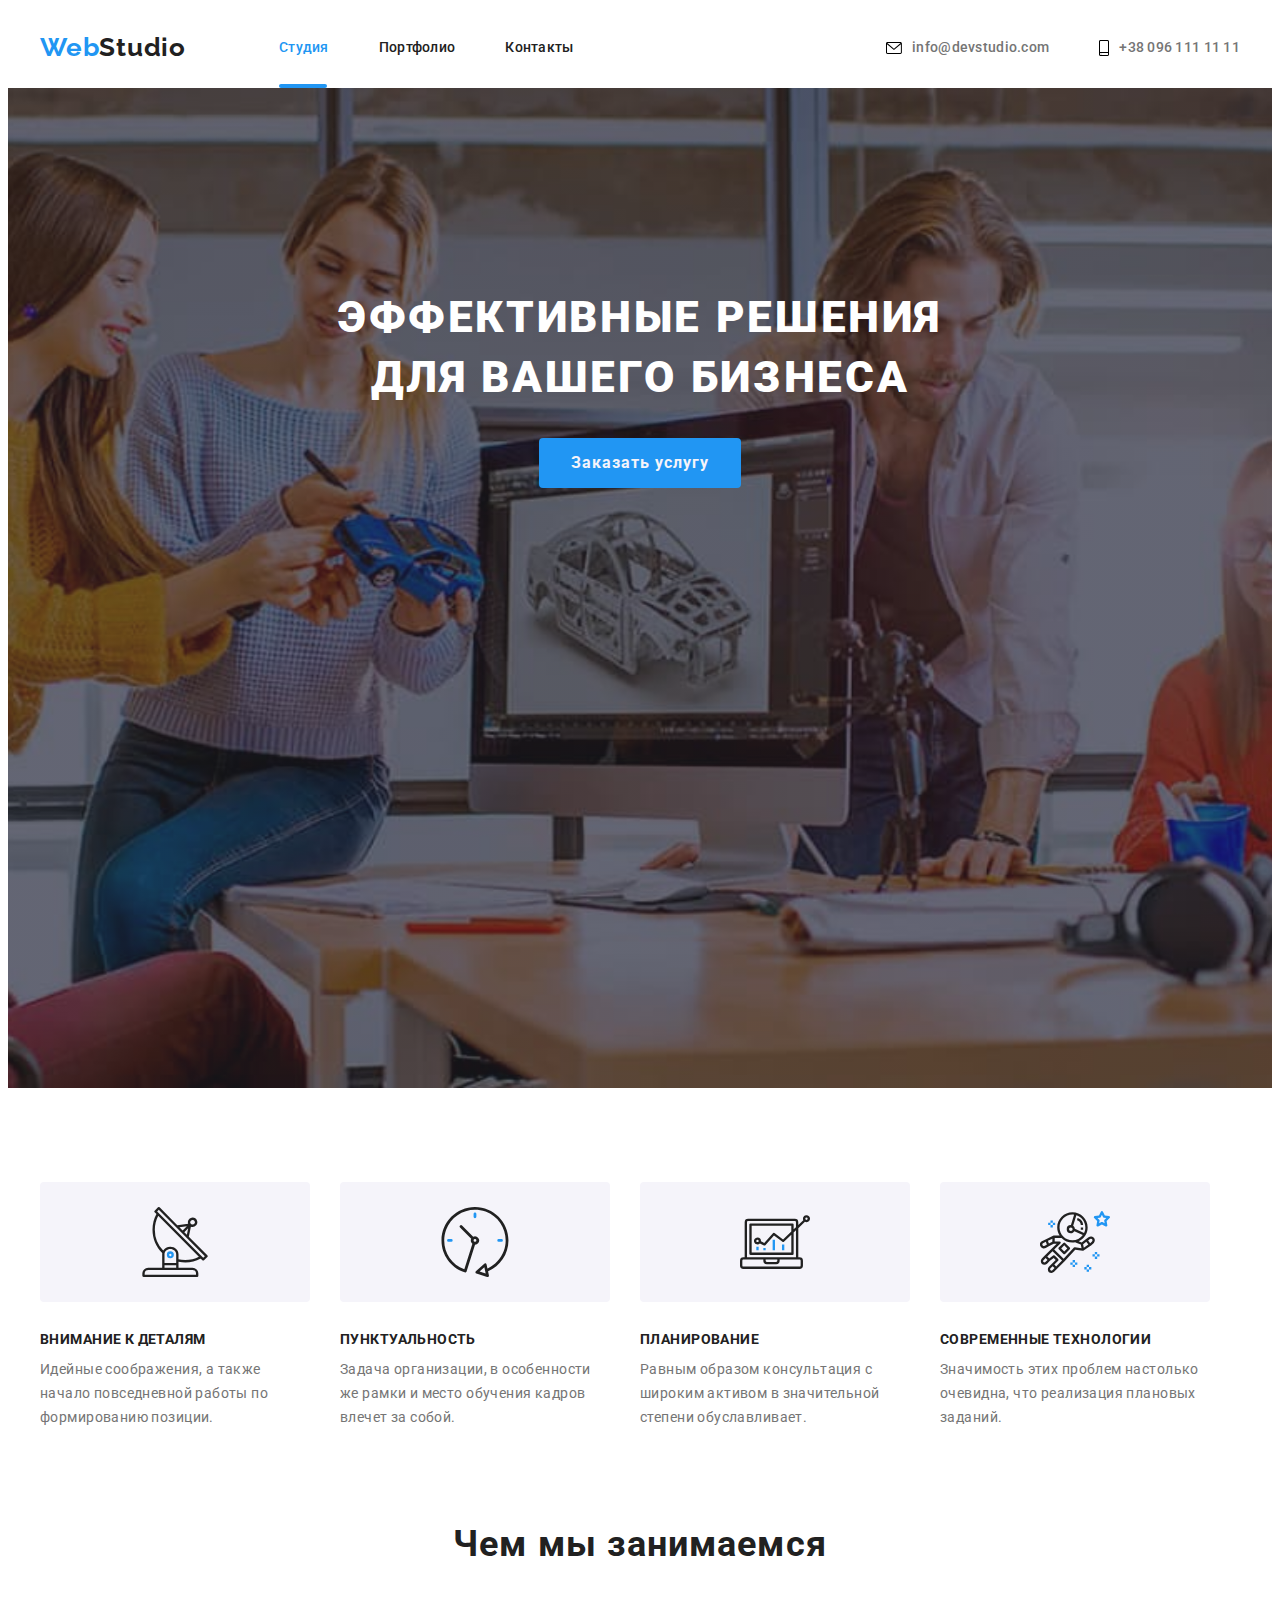
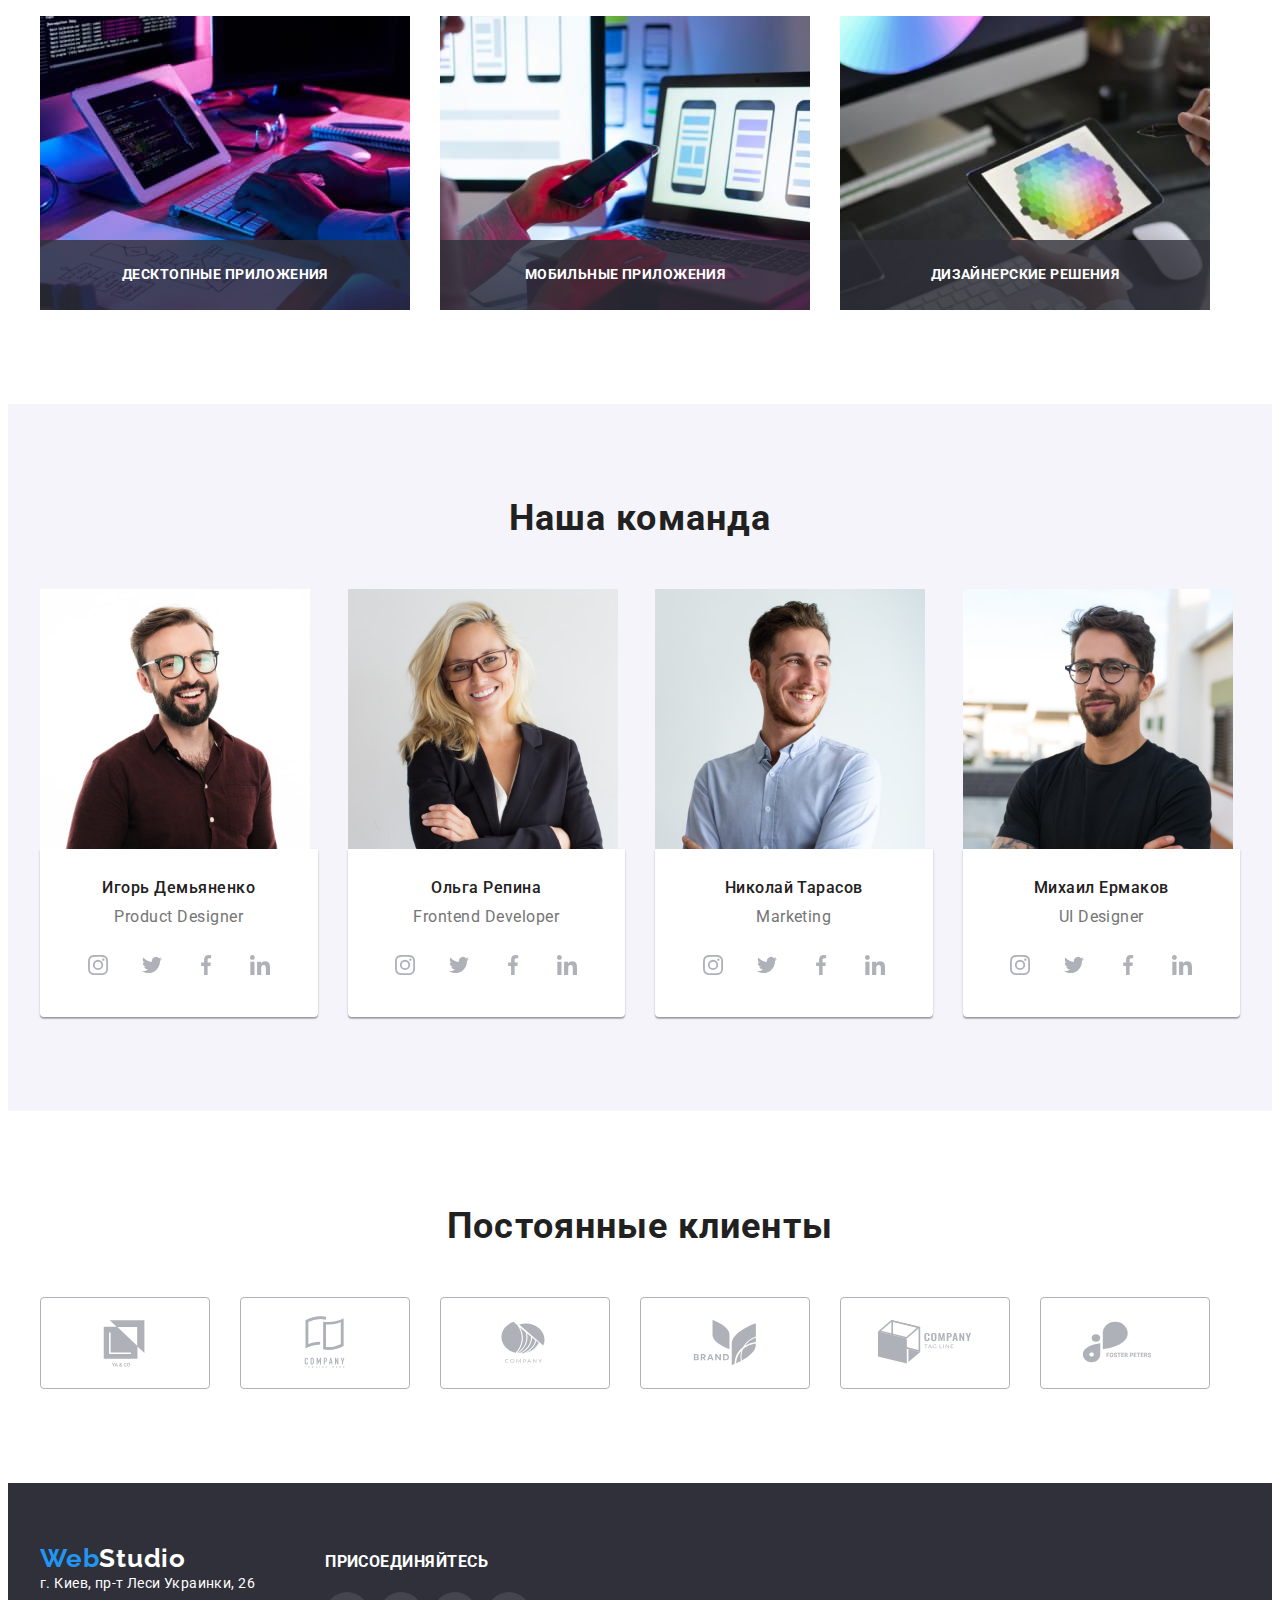
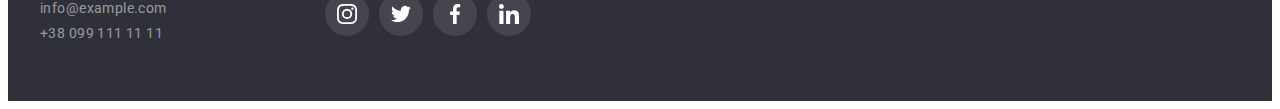
<file: index.html>
<!DOCTYPE html>
<html lang="ru">
<head>
    <meta charset="UTF-8">
    <meta http-equiv="X-UA-Compatible" content="IE=edge">
    <meta name="viewport" content="width=device-width, initial-scale=1.0">
    <title>WebStudio</title>
    <link rel="stylesheet" href="https://cdnjs.cloudflare.com/ajax/libs/modern-normalize/1.0.0/modern-normalize.min.css" integrity="sha512-ISS7cAi1PEhQ8jnbJpJZMd29NlhNj4AWYyLOSp2CE/CsHxTCu+r+t0D2yoJudVrd0/8fTVPUVDzY5Tvli75u/g==" crossorigin="anonymous"/>
    <link rel="preconnect" href="https://fonts.googleapis.com">
    <link rel="preconnect" href="https://fonts.gstatic.com" crossorigin>
    <link href="https://fonts.googleapis.com/css2?family=Oleo+Script&family=Raleway:wght@700&family=Roboto:wght@400;500;700;900&display=swap" rel="stylesheet">
    <link rel="stylesheet" href="./CSS/style.css">
</head>
<body>
    
    <!--Шапка страницы-->
    
    <header>

        <!--Навигация на другие страницы-->

        <div class="container">
        <nav class="navigation">
        <a class="logo-link" lang="en" href="#"><span class="logo-color">Web</span>Studio</a>
            <ul class="list-nav">
                <li class="item">
                    <div class="line-index"></div>
                    <a class="navigation-link logo-color" href="./index.html">Студия</a></li>
                <li class="item"><a class="navigation-link" href="./portfolio.html">Портфолио</a></li>
                <li class="item"><a class="navigation-link" href="#">Контакты</a></li>
            </ul>
        </nav> 
            <ul class="contacts-list">
                <li class="item">   
                    <a class="contacts-link" href="mailto:info@devstudio.com">
                    <svg width="16" height="12"class="icon-mail">
                        <use href="./images/sprite.svg#icon-envelope"></use>
                    </svg>info@devstudio.com</a>
                </li>
                <li class="item">
                    <a class="contacts-link" href="tel:+380961111111">
                    <svg width="10" height="16" class="icon-phon">
                        <use href="./images/sprite.svg#icon-smartphone"></use>
                    </svg> +38 096 111 11 11</a> 
                </li>
            </ul> 
        </div>         
    </header>
   
    <!--Уникальный контент страницы-->
   
    <main>
        
        <!--Hero-->
        
        <section class="section-order-service">
        <div class="container">
            <h1 class="order-service-title">Эффективные решения для вашего бизнеса</h1>
            <button class="button-order-service" type="button">Заказать услугу</button>
        </div>
        </section>
        
        <!--Info-->
       
        <section class="section">    
        <div class="container">
            <h2 hidden>Наши задачи</h2>
            <ul class="list-info">
                <li class="item antenna">
                    <div class="info-icon">
                        <svg width="70" height="70" class="info-icon-pic">
                            <use href="./images/sprite.svg#icon-antenna"></use>
                        </svg>
                    </div>
                    <h3 class="heading-info">Внимание к деталям</h3>
                    <p class="text-info">Идейные соображения, а также начало повседневной работы по формированию позиции.</p>
                </li>
                <li class="item clock">
                    <div class="info-icon">
                        <svg width="70" height="70" class="info-icon-pic">
                            <use href="./images/sprite.svg#icon-clock"></use>
                        </svg>
                    </div>
                    <h3 class="heading-info">Пунктуальность</h3>
                    <p class="text-info">Задача организации, в особенности же рамки и место обучения кадров влечет за собой.</p>
                </li>
                <li class="item diagram">
                    <div class="info-icon">
                        <svg width="70" height="70" class="info-icon-pic">
                            <use href="./images/sprite.svg#icon-diagram"></use>
                        </svg>
                    </div>
                    <h3 class="heading-info">Планирование</h3>
                    <p class="text-info">Равным образом консультация с широким активом в значительной степени обуславливает.</p>
                </li>
                <li class="item astronaut">
                    <div class="info-icon">
                        <svg width="70" height="70" class="info-icon-pic">
                            <use href="./images/sprite.svg#icon-astronaut"></use>
                        </svg>
                    </div>
                    <h3 class="heading-info">Современные технологии</h3>
                    <p class="text-info">Значимость этих проблем настолько очевидна, что реализация плановых заданий.</p>
                </li>
            </ul>
        </div>
        </section>

        <!--Чем мы занимаемся-->

        <section class="section section-we-doing">
        <div class="container">
            <h2 class="heading-we-doing">Чем мы занимаемся</h2>
            <ul class="list-we-doing">
                <li class="item">            
                    <img class="img-we-doing" src="./images/img1.jpg" 
                    alt="Верстка" 
                    width="370"/>
                    <h3 class="heading-choice">Десктопные приложения</h3>
                </li>
                <li class="item">
                    <img class="img-we-doing" src="./images/img2.jpg" 
                    alt="Програмирование" 
                    width="370"/>               
                    <h3 class="heading-choice">Мобильные приложения</h3>
                </li>
                <li class="item">
                    <img class="img-we-doing" src="./images/img3.jpg"
                    alt="Дизайн" 
                    width="370"/>
                    <h3 class="heading-choice">Дизайнерские решения</h3>
                </li>
            </ul>
        </div>
        </section>

        <!--Team-->

        <section class="section section-team">
        <div class="container">
            <h2 class="heading-team">Наша команда</h2>
            <ul class="list-team">
                <li class="item">
                    <img class="img-team" src="./images/img4.jpg" 
                         alt="Product Designer" 
                         width="270"/>
                    <div class="container-team">
                    <h3 class="heading-name">Игорь Демьяненко</h3>
                    <p class="text-team" lang="en">Product Designer</p>
                    <ul class="social-list">
                        <li class="social-item">
                            <a class="social-link" href="#">
                                <svg class="social-icon" width="20" height="20">
                                    <use href="./images/sprite.svg#icon-instagram"></use>
                                </svg>
                            </a>
                        </li>
                        <li class="social-item">
                            <a class="social-link" href="#">
                                <svg class="social-icon" width="20" height="20">
                                    <use href="./images/sprite.svg#icon-twitter"></use>
                                </svg>
                            </a>
                        </li>
                        <li class="social-item">
                            <a class="social-link" href="#">
                                <svg class="social-icon" width="20" height="20">
                                    <use href="./images/sprite.svg#icon-facebook"></use>
                                </svg>
                            </a>
                        </li>
                        <li class="social-item">
                            <a class="social-link" href="#">
                                <svg class="social-icon" width="20" height="20" >
                                    <use href="./images/sprite.svg#icon-linkedin"></use>
                                </svg>
                            </a>
                        </li>
                    </ul>
                    </div>    
                </li>
                <li class="item">
                    <img class="img-team" src="./images/img5.jpg" 
                         alt="Frontend Developer"
                         width="270"/>
                    <div class="container-team">
                    <h3 class="heading-name">Ольга Репина</h3>
                    <p class="text-team"  lang="en">Frontend Developer</p>
                    <ul class="social-list">
                        <li class="social-item">
                            <a class="social-link" href="#">
                                <svg class="social-icon" width="20" height="20">
                                    <use href="./images/sprite.svg#icon-instagram"></use>
                                </svg>
                            </a>
                        </li>
                        <li class="social-item">
                            <a class="social-link" href="#">
                                <svg class="social-icon" width="20" height="20">
                                    <use href="./images/sprite.svg#icon-twitter"></use>
                                </svg>
                            </a>
                        </li>
                        <li class="social-item">
                            <a class="social-link" href="#">
                                <svg class="social-icon" width="20" height="20">
                                    <use href="./images/sprite.svg#icon-facebook"></use>
                                </svg>
                            </a>
                        </li>
                        <li class="social-item">
                            <a class="social-link" href="#">
                                <svg class="social-icon" width="20" height="20">
                                    <use href="./images/sprite.svg#icon-linkedin"></use>
                                </svg>
                            </a>
                        </li>
                    </ul>
                    </div>     
                </li>
                <li class="item">
                    <img class="img-team" src="./images/img6.jpg" 
                         alt="Marketing"
                         width="270"/>
                    <div class="container-team">

                    <h3 class="heading-name">Николай Тарасов</h3> 
                    <p class="text-team" lang="en">Marketing</p> 
                    <ul class="social-list">
                        <li class="social-item">
                            <a class="social-link" href="#">
                                <svg class="social-icon" width="20" height="20">
                                    <use href="./images/sprite.svg#icon-instagram"></use>
                                </svg>
                            </a>
                        </li>
                        <li class="social-item">
                            <a class="social-link" href="#">
                                <svg class="social-icon" width="20" height="20">
                                    <use href="./images/sprite.svg#icon-twitter"></use>
                                </svg>
                            </a>
                        </li>
                        <li class="social-item">
                            <a class="social-link" href="#">
                                <svg class="social-icon" width="20" height="20" >
                                    <use href="./images/sprite.svg#icon-facebook"></use>
                                </svg>
                            </a>
                        </li>
                        <li class="social-item">
                            <a class="social-link" href="#">
                                <svg class="social-icon" width="20" height="20">
                                    <use href="./images/sprite.svg#icon-linkedin"></use>
                                </svg>
                            </a>
                        </li>
                    </ul>
                    </div>  
                </li>
                <li class="item">
                    <img class="img-team" src="./images/img7.jpg" 
                         alt="UI Designer"
                         width="270"/>
                    <div class="container-team">
                    <h3 class="heading-name">Михаил Ермаков</h3> 
                    <p class="text-team"  lang="en">UI Designer</p>
                    <ul class="social-list">
                        <li class="social-item">
                            <a class="social-link" href="#">
                                <svg class="social-icon" width="20" height="20">
                                    <use href="./images/sprite.svg#icon-instagram"></use>
                                </svg>
                            </a>
                        </li>
                        <li class="social-item">
                            <a class="social-link" href="#">
                                <svg class="social-icon" width="20" height="20">
                                    <use href="./images/sprite.svg#icon-twitter"></use>
                                </svg>
                            </a>
                        </li>
                        <li class="social-item">
                            <a class="social-link" href="#">
                                <svg class="social-icon"  width="20" height="20">
                                    <use href="./images/sprite.svg#icon-facebook"></use>
                                </svg>
                            </a>
                        </li>
                        <li class="social-item">
                            <a class="social-link" href="#">
                                <svg class="social-icon" width="20" height="20">
                                    <use href="./images/sprite.svg#icon-linkedin"></use>
                                </svg>
                            </a>
                        </li>
                    </ul>
                    </div>    
                </li>
            </ul>
        </div>
        </section>

        <!--Section client-->

        <section class="section">
            <div class="container">
                <h2 class="clien-heading">Постоянные клиенты</h2>
                <ul class="client-list">
                    <li class="client-item">
                        <a class="client-link" href="#">
                            <svg class="client-icon" width="106" height="60">
                                <use href="./images/sprite.svg#icon-Logo1"></use>
                            </svg>
                        </a>
                    </li>
                    <li class="client-item">
                        <a class="client-link" href="#">
                            <svg class="client-icon" width="106" height="60">
                                <use href="./images/sprite.svg#icon-Logo2" ></use>
                            </svg>
                        </a>
                    </li>
                    <li class="client-item">
                        <a class="client-link" href="#">
                            <svg class="client-icon" width="106" height="60">
                                <use href="./images/sprite.svg#icon-Logo3" ></use>
                            </svg>
                        </a>
                    </li>
                    <li class="client-item">
                        <a class="client-link" href="#">
                            <svg class="client-icon" width="106" height="60">
                                <use href="./images/sprite.svg#icon-Logo4" ></use>
                            </svg>
                        </a>
                    </li>
                    <li class="client-item">
                        <a class="client-link" href="#">
                            <svg class="client-icon" width="106" height="60">
                                <use href="./images/sprite.svg#icon-Logo5" ></use>
                            </svg>
                        </a>
                    </li>
                    <li class="client-item">
                        <a class="client-link" href="#">
                            <svg class="client-icon" width="106" height="60">
                                <use href="./images/sprite.svg#icon-Logo6" ></use>
                            </svg>
                        </a>
                    </li>
                </ul>
            </div>
        </section>
    </main>

    <!--Подвал страницы-->
    
    <footer class="footer">
    <div class="container">
        <div class="footer-link">
         <a class="logo-footer" lang="en" href="#"><span class="logo-color">Web</span>Studio</a>
            <address class="address">
                <ul class="list-address">
                    <li class="item">
                        <a class="address-map" href="https://goo.gl/maps/zDSShLqWRXgAwJdu6" target="_blank">г. Киев, пр-т Леси Украинки, 26</a>
                    </li>
                    <li class="item">
                        <a class="address-link" href="mailto:info@devstudio.com">info@example.com</a>
                    </li>
                    <li class="item">
                        <a class="address-link" href="tel:+380991111111">+38 099 111 11 11</a>
                    </li>
                </ul>
            </address>
        </div>
        <div class="footer-social">
            <p class="social-title">присоединяйтесь</p>
                <ul class="footer-social-list">
                    <li class="social-list-item">
                        <a class="social-list-link" href="#">
                            <svg class="social-list-icon" width="20" height="20">
                                <use href="./images/sprite.svg#icon-instagram"></use>
                            </svg>
                        </a>
                    </li>
                    <li class="social-list-item">
                        <a class="social-list-link" href="#">
                            <svg class="social-list-icon" width="20" height="20">
                                <use href="./images/sprite.svg#icon-twitter"></use>
                            </svg>
                        </a>
                    </li>
                    <li class="social-list-item">
                        <a class="social-list-link" href="#">
                            <svg class="social-list-icon" width="20" height="20">
                                <use href="./images/sprite.svg#icon-facebook"></use>
                            </svg>
                        </a>
                    </li>
                    <li class="social-list-item">
                        <a class="social-list-link" href="#">
                            <svg class="social-list-icon" width="20" height="20">
                                <use href="./images/sprite.svg#icon-linkedin" ></use>
                            </svg>
                        </a>
                    </li>
                </ul>
        </div>
    </div>
    </footer>
</body>
</html>
</file>
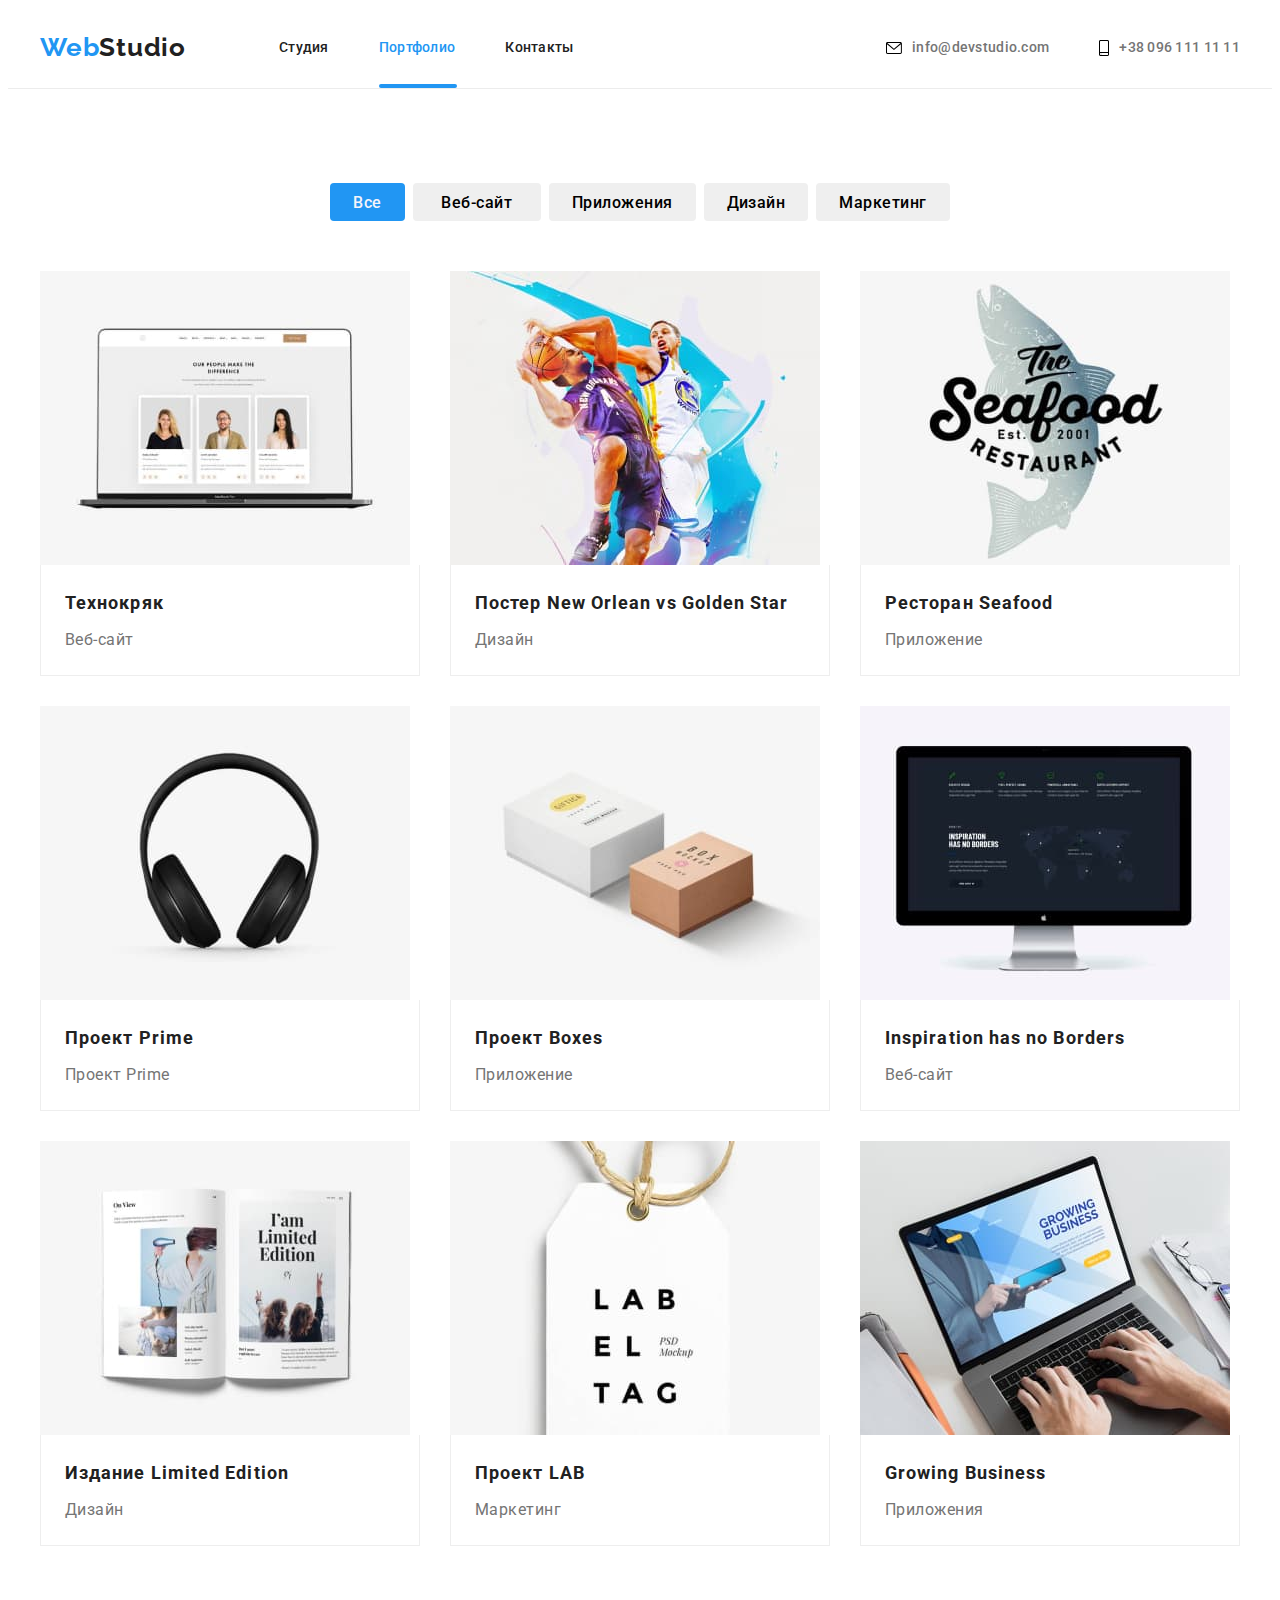
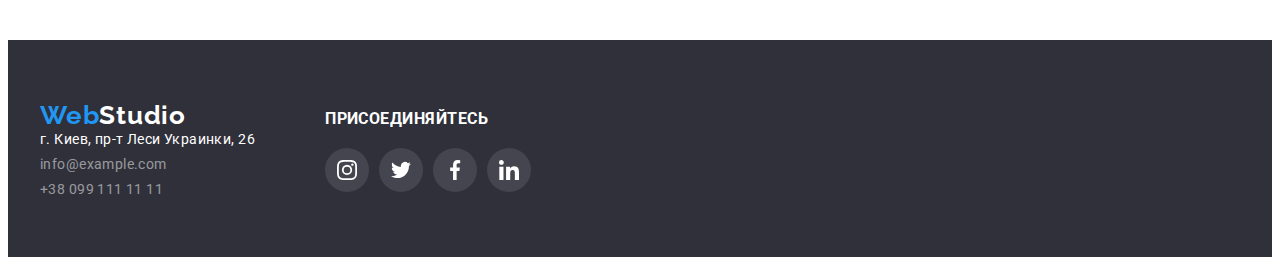
<file: portfolio.html>
<!DOCTYPE html>
<html lang="en">
    <head>
        <meta charset="UTF-8">
        <meta http-equiv="X-UA-Compatible" content="IE=edge">
        <meta name="viewport" content="width=device-width, initial-scale=1.0">
        <title>WebStudio</title>
        <link rel="stylesheet" href="https://cdnjs.cloudflare.com/ajax/libs/modern-normalize/1.0.0/modern-normalize.min.css" integrity="sha512-ISS7cAi1PEhQ8jnbJpJZMd29NlhNj4AWYyLOSp2CE/CsHxTCu+r+t0D2yoJudVrd0/8fTVPUVDzY5Tvli75u/g==" crossorigin="anonymous"/>
        <link rel="preconnect" href="https://fonts.googleapis.com">
        <link rel="preconnect" href="https://fonts.gstatic.com" crossorigin>
        <link href="https://fonts.googleapis.com/css2?family=Oleo+Script&family=Raleway:wght@700&family=Roboto:wght@400;500;700;900&display=swap" rel="stylesheet">
        <link rel="stylesheet" href="./CSS/style.css">
    </head>

<body>
    <!--Шапка страницы-->
    <header>
        <!--Навигация на другие страницы-->
        <div class="container">
        <nav class="navigation">
            <a class="logo-link" lang="en" href="./index.html"><span class="logo-color">Web</span>Studio</a>
            <ul class="list-nav">
                <li class="item"><a class="navigation-link" href="./index.html">Студия</a></li>
                <li class="item">
                    <div class="line-portfolio"></div>
                    <a class="navigation-link logo-color" href="./portfolio.html">Портфолио</a></li>
                <li class="item"><a class="navigation-link" href="#">Контакты</a></li>
            </ul>
        </nav>
            <ul class="contacts-list" >
                <li class="item"><a class="contacts-link" href="mailto:info@devstudio.com">
                    <svg width="16" height="12" class="icon-mail">
                        <use href="./images/sprite.svg#icon-envelope"></use>
                    </svg>info@devstudio.com</a></li>
                <li class="item"><a class="contacts-link" href="tel:+380961111111">
                    <svg width="10" height="16" class="icon-phon">
                        <use href="./images/sprite.svg#icon-smartphone"></use>
                    </svg>+38 096 111 11 11</a></li>
            </ul>
        </div>    
    </header>

    <!--Уникальный контент страницы-->
    <main>

        <!--Portfolio section-->

        <section class="section section-portfolio">
            <div class="container">
            <h1 hidden>Portfolio</h1>
            <ul class="portfolio-list-btn">
                <li class="item"><button class="portfolio-btn all acting" type="button">Все</button></li>
                <li class="item"><button class="portfolio-btn web-site" type="button">Веб-сайт</button></li>
                <li class="item"><button class="portfolio-btn annexes" type="button">Приложения</button></li>
                <li class="item"><button class="portfolio-btn design" type="button">Дизайн</button></li>
                <li class="item"><button class="portfolio-btn marketing" type="button">Маркетинг</button></li>
            </ul>

            <!--List link-->
    
            <ul class="portfolio-list">
                
                <li class="item"> <a class="link-img" href="#">
                    <img src="./images/port1.jpg" alt="Mac Book" width="370" height="294"/>
                    <div class="container-portfolio">
                    <h2 class="heading-portfolio-list">Технокряк</h2>
                    <p class="text-list">Веб-сайт</p>
                    </div>
                     </a>
                </li>
                
                <li class="item"> <a class="link-img" href="#">
                    <img src="./images/port2.jpg" alt="Баскетбольны мвтч" width="370" height="294" />
                    <div class="container-portfolio">
                    <h2 class="heading-portfolio-list">Постер New Orlean vs Golden Star</h2>
                    <p class="text-list">Дизайн</p>
                    </div>
                     </a>
                </li>
                <li class="item"> <a class="link-img" href="#">
                    <img src="./images/port3.jpg" alt="Логотип ресторна морской еды" width="370" height="294"/>
                    <div class="container-portfolio">
                    <h2 class="heading-portfolio-list">Ресторан Seafood</h2>
                    <p class="text-list">Приложение</p>
                    </div>
                     </a>
                </li>
                <li class="item"> <a class="link-img" href="#">
                    <img src="./images/port4.jpg" alt="Наушники" width="370" height="294"/>
                    <div class="container-portfolio">
                    <h2 class="heading-portfolio-list">Проект Prime</h2>
                    <p class="text-list">Проект Prime</p>
                    </div>
                     </a>
                </li>
                <li class="item"> <a class="link-img" href="#">
                    <img src="./images/port5.jpg" alt="Две коробки" width="370" height="294" />
                    <div class="container-portfolio">
                    <h2 class="heading-portfolio-list">Проект Boxes</h2>
                    <p class="text-list">Приложение</p>
                    </div>
                     </a>
                </li>
                <li class="item"> <a class="link-img" href="#">
                    <img src="./images/port6.jpg" alt="IMac" width="370" height="294"/>
                    <div class="container-portfolio">
                    <h2 class="heading-portfolio-list">Inspiration has no Borders</h2>
                    <p class="text-list">Веб-сайт</p>
                    </div>
                     </a>
                </li>
                <li class="item"> <a class="link-img" href="#">
                    <img src="./images/port7.jpg" alt="Журнал" width="370" height="294"/>
                    <div class="container-portfolio">
                    <h2 class="heading-portfolio-list">Издание Limited Edition</h2>
                    <p class="text-list">Дизайн</p>
                    </div>
                     </a>
                </li>
                <li class="item"> <a class="link-img" href="#">
                    <img src="./images/port8.jpg" alt="Табличка" width="370" height="294"/>
                    <div class="container-portfolio">
                    <h2 class="heading-portfolio-list">Проект LAB</h2>
                    <p class="text-list">Маркетинг</p>
                    </div>
                     </a>
                </li>
                <li class="item"> <a class="link-img" href="#">
                    <img src="./images/port9.jpg" alt="Работа на ноутбуке" width="370" height="294"/>
                    <div class="container-portfolio">
                    <h2 class="heading-portfolio-list">Growing Business</h2>
                    <p class="text-list">Приложения</p>
                    </div>
                     </a>
                </li>
            </ul>
            </div>
        </section>
    </main>
    <!--footer page-->
    <footer class="footer">
        <div class="container">
            <div class="footer-link">
             <a class="logo-footer" lang="en" href="#"><span class="logo-color">Web</span>Studio</a>
                <address class="address">
                    <ul class="list-address">
                        <li class="item">
                            <a class="address-map" href="https://goo.gl/maps/zDSShLqWRXgAwJdu6" target="_blank">г. Киев, пр-т Леси Украинки, 26</a>
                        </li>
                        <li class="item">
                            <a class="address-link" href="mailto:info@devstudio.com">info@example.com</a>
                        </li>
                        <li class="item">
                            <a class="address-link" href="tel:+380991111111">+38 099 111 11 11</a>
                        </li>
                    </ul>
                </address>
            </div>
            <div class="footer-social">
                <p class="social-title">присоединяйтесь</p>
                    <ul class="footer-social-list">
                        <li class="social-list-item">
                            <a class="social-list-link" href="#">
                                <svg class="social-list-icon" width="20" height="20">
                                    <use href="./images/sprite.svg#icon-instagram"></use>
                                </svg>
                            </a>
                        </li>
                        <li class="social-list-item">
                            <a class="social-list-link" href="#">
                                <svg class="social-list-icon" width="20" height="20">
                                    <use href="./images/sprite.svg#icon-twitter"></use>
                                </svg>
                            </a>
                        </li>
                        <li class="social-list-item">
                            <a class="social-list-link" href="#">
                                <svg class="social-list-icon" width="20" height="20">
                                    <use href="./images/sprite.svg#icon-facebook"></use>
                                </svg>
                            </a>
                        </li>
                        <li class="social-list-item">
                            <a class="social-list-link" href="#">
                                <svg class="social-list-icon" width="20" height="20">
                                    <use href="./images/sprite.svg#icon-linkedin" ></use>
                                </svg>
                            </a>
                        </li>
                    </ul>
            </div>
        </div>
    </footer>
    
</body>
</html>
</file>
<file: CSS/style.css>
:root {
  --primary-color: #ffffff;
  --secondary-color: #2f303a;
  --tertiary-color: #f5f4fa;
  --quaternary-color: #2196f3;

  --text-primary: #212121;
  --text-secondary: #757575;
  --social-primary: #AFB1B8;
}

h1,
h2,
h3,
h4,
h5,
h6,
p {
  margin: 0;
  padding: 0;
}

ul,
ol {
  margin: 0;
  padding: 0;
}

img {
  display: block;
}

.link {
  text-decoration: none;
}

.list {
  list-style: none;
}

address {
  font-style: normal;
}

body {
  font-family: Roboto, sans-serif;
  font-style: normal;
  background-color: var(--primary-color);
  color: var(--text-primary);
}

/*header*/

header .container {
  display: flex;
  justify-content: space-between;
  align-items: center;
}

.container {
  margin-left: auto;
  margin-right: auto;
  padding-left: 15px;
  padding-right: 15px;
  width: 1200px; 
}

.navigation {
  display: flex;
  align-items: center;
}

.logo-link {
  padding-top: 24px;
  padding-bottom: 25px;
  font-family: Raleway, sans-serif;
  font-weight: 700;
  font-size: 26px;
  line-height: 1.2;
  letter-spacing: 0.03em;
  color: var(--text-primary);
}

.logo-color {
  color: var(--quaternary-color);
}

.logo-link {
  text-decoration: none;
}

.list-nav {
  margin-left: 93px;
  display: flex;
  font-weight: 500;
  font-size: 14px;
  line-height: 1.14;
  letter-spacing: 0.02em; 
  list-style: none;
}

.list-nav .item {
  position: relative;
  margin-right: 50px;
}

.list-nav .item:last-child{
  margin-right: 0px;
}

.line-index {
  position: absolute;
  bottom: 0px;
  width: 48px;
  height: 4px;
  background: var(--quaternary-color);
  border-radius: 2px
}

.line-portfolio {
  position: absolute;
  bottom: 0px;
  width: 78px;
  height: 4px;
  background: var(--quaternary-color);
  border-radius: 2px
}

.navigation-link {
  display: block;
  text-decoration: none;
  padding-top: 32px;
  padding-bottom: 32px;
}

.contacts-list {
  display: flex;
  list-style: none;
}

.icon-mail {
  margin-right: 10px;
}

.icon-phon {
  margin-right: 10px;
}

.contacts-link:hover .icon-mail,
.contacts-link:focus .icon-mail {
  fill: var(--quaternary-color);
}

.contacts-link:hover .icon-phon,
.contacts-link:focus .icon-phon {
  fill: var(--quaternary-color);
}


.contacts-list .item {
  display: block;
  margin-right: 50px;
}

.contacts-list .item:last-child {
  margin-right: 0px;
}

.contacts-link {
  display: flex;
  align-items: center;
  padding-top: 32px;
  padding-bottom: 32px;

  text-decoration: none;
  font-size: 14px;
  line-height: 1.14;
  letter-spacing: 0.02em;
  font-weight: 500;
}

.navigation-link.logo-color {
  color: var(--quaternary-color);
}

.navigation-link {
  color: var(--text-primary);
}

.contacts-link {
  color: var(--text-secondary);
}

.contacts-link:hover,
.contacts-link:focus {
    color: var(--quaternary-color);
}

.list-nav .navigation-link:hover,
.list-nav .navigation-link:focus {
  color: var(--quaternary-color);
}

.contacts-list .contacts-link:hover,
.contacts-list .contact-link:focus {
  color: var(--quaternary-color);
}

/*hero*/

.section {
  padding-top: 94px;
  padding-bottom: 94px;
}

.section-order-service { 
  margin-top: 0px;
  margin-bottom: 0px;
  padding: 200px 0px;
  margin-left: auto;
  margin-right: auto;
  max-width: 1600px;
  height: 600px;
  background-color: var(--text-primary);
  background-image: linear-gradient( 
    rgba(47, 48, 58, 0.4),
    rgba(47, 48, 58, 0.4) ),
   url(../images/hero.jpg);
  background-repeat: no-repeat;
  background-position: center;
  background-size: cover;
}

.section-order-service .container {
  display: flex;
  flex-direction: column;
  align-items: center;
}

.order-service-title {
  max-width: 710px;
  margin-bottom: 30px;
  font-weight: 900;
  font-size: 44px;
  line-height:1.36;
  text-align: center;
  letter-spacing: 0.06em;
  text-transform: uppercase;
  color: var(--primary-color);
}

.button-order-service {
  display: inline-block;
  border: none;
  min-width: 200px;
  height: 50px;
  border-radius: 4px;
  padding: 10px 32px;
  font-family: Roboto,sans-serif;
  font-weight: 700;
  font-size: 16px;
  line-height: 1.9;
  align-items: center;
  letter-spacing: 0.06em;
  cursor: pointer;
  background-color: var(--quaternary-color);
  color: var(--tertiary-color);
}

.button-hero:hover,
.button-hero:focus {
    background-color: var(--quaternary-color);
}

/*info*/


.list-info {
  display: flex;
  list-style: none;
}

.list-info .item {
  width: 270px;
  margin-right: 30px;
}

.info-icon {
  display: flex;
  justify-content: center;
  align-items: center;
  height: 120px;
  background: var(--tertiary-color);
  border-radius: 4px;
  margin-bottom: 30px;
}

.list-info .item:last-child {
  margin-right: 0px;
}

.heading-info {
  margin-bottom: 10px;
  font-weight: 700;
  font-size: 14px;
  line-height: 1.14;
  letter-spacing: 0.03em;
  text-transform: uppercase;
  color: var(--text-primary);
}

.text-info {
  font-weight: 400;
  font-size: 14px;
  line-height: 1.71;
  letter-spacing: 0.03em;
  color: var(--text-secondary);
}

/*Чем мы занимаемся*/

.section-we-doing {
  padding-top: 0px;
}

.heading-we-doing {
  margin-bottom: 50px;
  font-weight: 700;
  font-size: 36px;
  line-height:1.16;
  text-align: center;
  letter-spacing: 0.03em;
}

.list-we-doing {
  display: flex;
  list-style: none;
}

.list-we-doing .item {
  position: relative;
  margin-right: 30px;
}

.list-we-doing .item:last-child {
  margin-right: 0px;
}

.heading-choice {
  position: absolute;
  bottom: 0px;
  width: 100%;
  padding-top: 27px;
  padding-bottom: 27px;
  font-family: Roboto, sans-serif;
  font-weight: 700;
  font-size: 14px;
  line-height: 1.14;
  text-align: center;
  letter-spacing: 0.03em;
  text-transform: uppercase;
  background: rgba(47, 48, 58, 0.8);
  color: var(--primary-color);
}

/*Team*/

.section-team {
  background-color: var(--tertiary-color);
  text-align: center;
}

.heading-team {
  font-weight: 700;
  font-size: 36px;
  line-height:1.16;
  letter-spacing: 0.03em;
}

.list-team {
  display: flex;
  margin-top:50px;
  list-style: none;
}

.list-team .item {
  margin-right: 30px;
  flex-basis: calc(100% / 4);
}

.list-team .item:last-child {
  margin-right: 0px;
}

.heading-team .heading-name {
  color: var(--text-primary);
}

.heading-name {
  font-weight: 500;
  font-size: 16px;
  line-height: 1.18;
  letter-spacing: 0.03em;
}

.text-team {
  margin-top: 10px;
  font-weight: 400;
  font-size: 16px;
  line-height: 1.18;
  letter-spacing: 0.03em;
  color: var(--text-secondary);
}

.container-team {
  padding: 30px 32px;
  text-align: center;
  background-color: var(--primary-color);
  box-shadow:  0px 1px 3px rgba(0, 0, 0, 0.12), 0px 1px 1px rgba(0, 0, 0, 0.14), 0px 2px 1px rgba(0, 0, 0, 0.2); 
  border-radius: 0px 0px 4px 4px;
}

/*Social list link*/

.social-list {
  display: flex;
  justify-content: center;
  list-style: none;
}

.social-link {
  display: flex;
  width: 44px;
  height: 44px;
  align-items: center;
  justify-content: center;
  border-radius: 50%;
  fill: var(--social-primary)
}

.social-link:hover,
.social-link:focus {
  background-color: var(--quaternary-color);
  fill: var(--primary-color);
}

.social-item {
  margin-top: 16px;
  margin-right: 10px;
}

.social-list .social-item:last-child {
  margin-right: 0px;
}

/*Section client*/

.clien-heading {
  font-weight: 700;
  font-size: 36px;
  line-height: 1.17;
  text-align: center;
  letter-spacing: 0.03em;
  color: var(--text-primary);
}

.client-list {
  list-style: none;
  display: flex;
  margin-top: 50px;
}

.client-link {
  display: flex;
  justify-content: center;
  align-items: center;
  width: 170px;
  height: 92px;
  border: 1px solid #AFB1B8;
  box-sizing: border-box;
  border-radius: 4px;
}

.client-item {
  margin-right: 30px;
}

.client-item:last-child {
  margin-right: 0px;
}

.client-icon {
  fill: var(--social-primary);
}

.client-link:hover,
.client-link:focus {
  border-color: var(--quaternary-color);
} 

.client-link:hover .client-icon,
.client-link:focus .client-icon {
  fill: var(--quaternary-color);
}

 .client-link:hover .client-icon,
 .client-link:focus .client-icon {
  border-color: var(--quaternary-color);
}

/*Footer*/

footer {
  padding: 60px 0px;
  background-color: var(--secondary-color);
}

.footer .container {
  display: flex; 
  align-items: baseline;
}

.footer-link {
  margin-right: 70px;
}

.logo-footer { 
  margin-bottom: 20px; 
  font-family: Raleway, sans-serif;
  font-weight: 700;
  font-size: 26px;
  line-height: 1.2;
  letter-spacing: 0.03em;
  text-decoration: none;
  color: var(--primary-color);
}

.list-address {
  font-weight: 400;
  font-size: 14px;
  line-height: 1,71;
  letter-spacing: 0.03em;
  list-style: none;
}

.address-map {
  display: block;
  text-decoration: none;
  color: var(--primary-color);
}

.address-map:hover,
.address-map:focus {
  color: var(--quaternary-color);
}

.address-link {
  display: block;
  margin-top: 9px;
  text-decoration: none;
  color: rgba(225, 225, 225, 0.6);
}

.address-link:hover,
.address-link:focus {
  color: var(--quaternary-color);
}

.footer-social {
  display: flex;
  flex-direction: column;
}

.social-title {
  margin-bottom: 20px;
  font-weight: 700;
  line-height: 1.14;
  letter-spacing: 0.03em;
  text-transform: uppercase;
  color: var(--primary-color);
}

.footer-social-list {
  display: flex;
  align-items: flex-start;
  list-style: none;
}

.social-list-item:not(:last-child) {
  margin-right: 10px;
}

.social-list-link {
  display: flex;
  justify-content: center;
  align-items: center;
  width: 44px;
  height: 44px;
  background: rgba(255, 255, 255, 0.1);
  border-radius: 50%;
  cursor: pointer;
}

.social-list-link:hover,
.social-list-link:focus {
  background-color: var(--quaternary-color);
}

.social-list-icon {
  fill: var(--primary-color);
}

/*portfolio secyion*/

.section-portfolio {
  border-top-width:  1px; 
  border-top-style: solid;
  border-top-color: #ececec
}

.portfolio-list-btn {
  display: flex;
  margin-bottom: 50px;
  justify-content: center;

  list-style: none;
  text-decoration: none;   
}

.portfolio-list-btn .item {
  margin-right: 8px;
}

.portfolio-list-btn .item:last-child{
  margin-right: 0px;
}

.portfolio-btn {
  font-family: Roboto,sans-serif; 
  font-weight: 500;
  font-size: 16px;
  line-height: 1.62;
  text-align: center;
  letter-spacing: 0.03em;
  cursor: pointer;
  display: inline-block;
  border: 1px solid transparent;
  height: 38px;
  border-radius: 4px;
  padding: 6px 22px;
}

.portfolio-btn:hover,
.portfolio-btn:focus {
  background-color: var(--quaternary-color);
  color: var(--tertiary-color);
  box-shadow: 0px 3px 1px rgba(0, 0, 0, 0.1), 0px 1px 2px rgba(0, 0, 0, 0.08), 0px 2px 2px rgba(0, 0, 0, 0.12);
}

.acting { 
  background-color: var(--quaternary-color);
  color: var(--tertiary-color);
}

.all {  
  min-width: 73px;   
}

.web-site {
  min-width: 128px;
}

.annexes {
  min-width: 145px;
}

.design {
  min-width: 103px;
}

.marketing {
  min-width: 130px;
}

/*list section*/

.portfolio-list {
  display: flex;
  flex-wrap: wrap;
  margin-top: -30px;
  margin-left: -30px;

  list-style: none;
}

.portfolio-list .item{
  flex-basis: calc(100% / 3 - 30px);
  margin-top: 30px;
  margin-left: 30px; 
}

.portfolio-list .item:hover,
.portfolio-list .item:focus {
  box-shadow: 0px 1px 1px rgba(0, 0, 0, 0.12), 0px 4px 4px rgba(0, 0, 0, 0.06), 1px 4px 6px rgba(0, 0, 0, 0.16);
}

.link-img {
  text-decoration: none;
  color: var(--text-primary);
}

.link-img:hover,
.link-img:focus {
  color: var(--quaternary-color);   
}

.heading-portfolio-list {
  font-weight: 700;
  font-size: 18px;
  line-height: 2;
  letter-spacing: 0.06em;
}

.text-list {
  margin-top: 4px;
  font-weight:400;
  font-size: 16px;
  line-height: 1.87;
  letter-spacing: 0.03em;
  color: var(--text-secondary);
}

.container-portfolio {
  padding: 20px 24px;
  display: flex;
  flex-direction: column;
  border-right-width: 1px; 
  border-right-style: solid;
  border-right-color: #eee;

  border-bottom-width: 1px; 
  border-bottom-style: solid;
  border-bottom-color: #eee;

  border-left-width: 1px;
  border-left-style: solid;
  border-left-color: #eee

}
</file>
